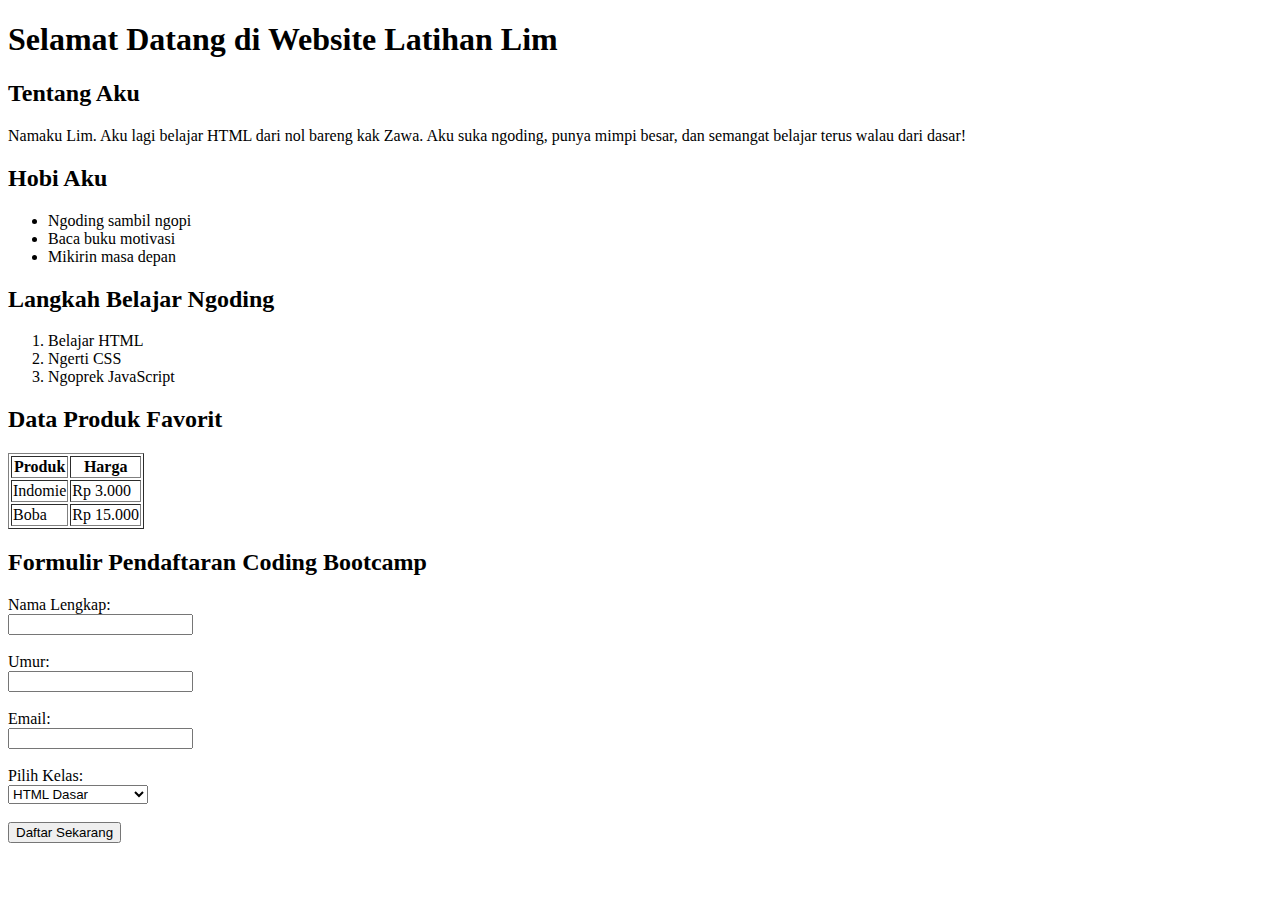
<file: HTML CSS JS/Day 1/latihan1.html>
<!DOCTYPE html>
<html>
<head>
  <title>Latihan HTML Dasar Bareng Kak Zawa</title>
</head>
<body>

  <h1>Selamat Datang di Website Latihan Lim</h1>

  <h2>Tentang Aku</h2>
  <p>Namaku Lim. Aku lagi belajar HTML dari nol bareng kak Zawa.  
  Aku suka ngoding, punya mimpi besar, dan semangat belajar terus walau dari dasar!</p>

  <h2>Hobi Aku</h2>
  <ul>
    <li>Ngoding sambil ngopi</li>
    <li>Baca buku motivasi</li>
    <li>Mikirin masa depan</li>
  </ul>

  <h2>Langkah Belajar Ngoding</h2>
  <ol>
    <li>Belajar HTML</li>
    <li>Ngerti CSS</li>
    <li>Ngoprek JavaScript</li>
  </ol>

  <h2>Data Produk Favorit</h2>
  <table border="1">
    <tr>
      <th>Produk</th>
      <th>Harga</th>
    </tr>
    <tr>
      <td>Indomie</td>
      <td>Rp 3.000</td>
    </tr>
    <tr>
      <td>Boba</td>
      <td>Rp 15.000</td>
    </tr>
  </table>

  <h2>Formulir Pendaftaran Coding Bootcamp</h2>
  <form>
    <label for="nama">Nama Lengkap:</label><br>
    <input type="text" id="nama" name="nama"><br><br>

    <label for="umur">Umur:</label><br>
    <input type="number" id="umur" name="umur"><br><br>

    <label for="email">Email:</label><br>
    <input type="email" id="email" name="email"><br><br>

    <label for="kelas">Pilih Kelas:</label><br>
    <select id="kelas" name="kelas">
      <option value="html">HTML Dasar</option>
      <option value="css">CSS Styling</option>
      <option value="js">JavaScript Interaktif</option>
    </select><br><br>

    <input type="submit" value="Daftar Sekarang">
  </form>

</body>
</html>
</file>
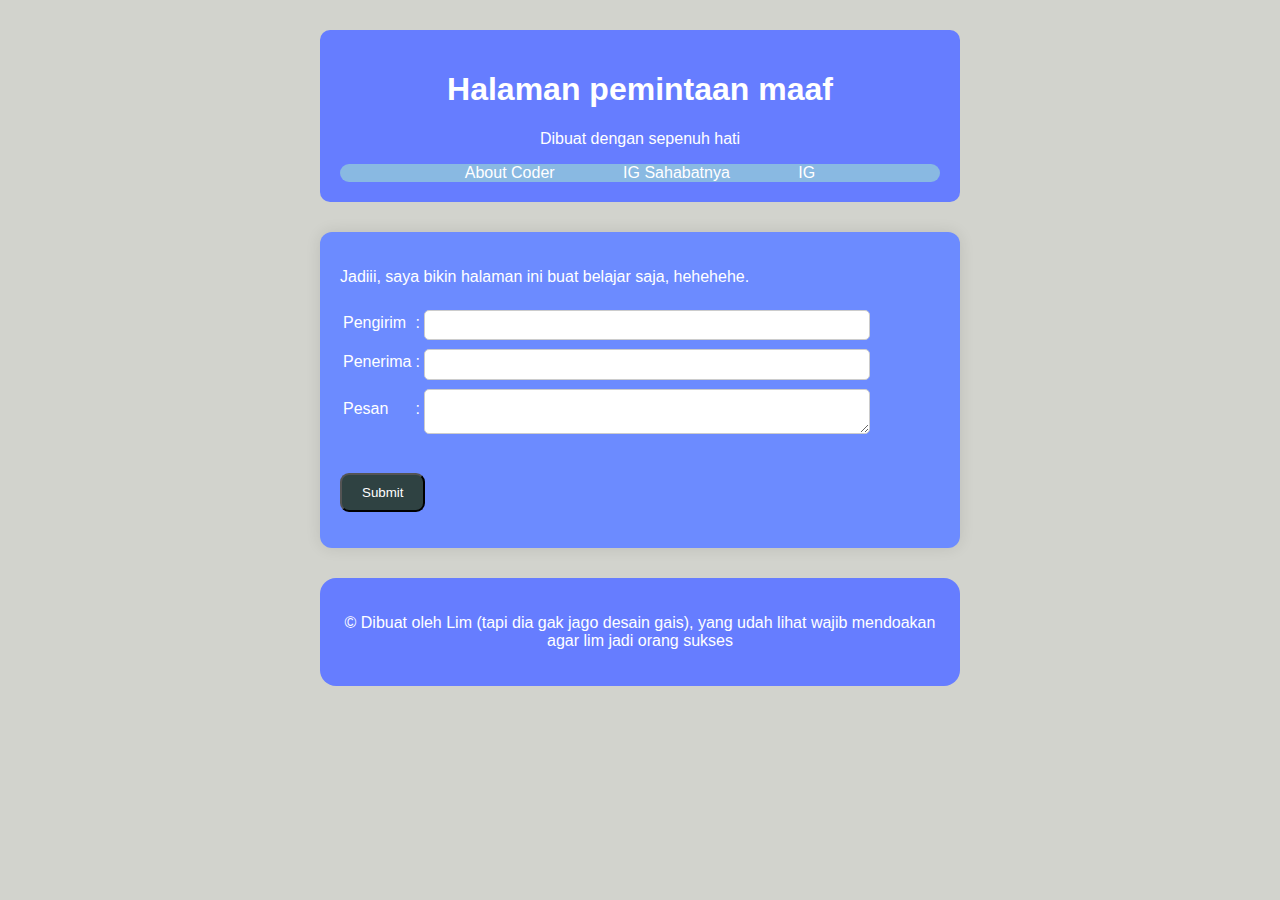
<file: HTML CSS JS/Day 2/kirim2.html>
<html lang="en">
<head>
  <meta charset="UTF-8">
  <meta name="viewport" content="width=device-width, initial-scale=1.0">
  <title>Gomenn</title>
  <style>
    body {
    font-family: 'Gill Sans', 'Gill Sans MT', Calibri, 'Trebuchet MS', sans-serif;
    background-color: rgb(210, 211, 205);
    color: white;
}
header {
    max-width: 600px;
    margin: 30px auto;   
    text-align: center;
    background-color: rgb(102, 125, 255);
    padding: 20px;
    border-radius: 10px;

}
nav {
    background-color: rgb(137, 185, 226);
    border-radius: 10px;
}
nav a{
    margin: 2em;
}
a{
    text-decoration: none;
    color: rgb(255, 255, 255);
}
a:visited {
    text-decoration: none;
    color: rgb(255, 255, 255);
}

main {
    max-width: 600px;
    margin: 30px auto;   
    background-color: #6c8bff; /* warna sesuai tema kamu */
    padding: 20px;
    border-radius: 12px;
    box-shadow: 0 0 15px rgba(0,0,0,0.1);
  }
  

input, textarea{
    width: 100%;
    padding: 0.5em 10em;
    margin-top: 5px;
    border: 1px solid #ccc;
    border-radius: 5px;
}
button{
    background-color: rgb(47, 66, 66);
    border-radius: 9px;
    padding: 10 20;
}

footer{
    max-width: 600px;
    margin: 30px auto;
    background-color: rgb(102, 125, 255);
    padding: 20px;
    text-align: center;
    border-radius: 1em;
}
  </style>
</head>
<body>
  <header>
    <h1>Halaman pemintaan maaf</h1>
    <p>Dibuat dengan sepenuh hati</p>
    <nav>
      <a href="">About Coder</a>
      <a href="https://www.instagram.com/piecofzaw/">IG Sahabatnya</a>
      <a href="https://instagram.com/lim.almadyuni">IG</a>
    </nav>
  </header>

  <main>
    <section>
      <!-- Cerita dikit -->
      <p>Jadiii, saya bikin halaman ini buat belajar saja, hehehehe.</p>
    </section>

    <section>
      <form action="">
        <table>
          <tr>
            <td> <label for="nama">Pengirim </label></td>
            <td>:</td>
            <td><input type="text" name="nama" id="nama"></td>
          </tr>
          <tr>
            <td><label for="penerima">Penerima</label></td>
            <td>:</td>
            <td><input type="text" name="penerima"></td>
          </tr>
          <tr>
            <td><label for="pesan">Pesan </label></td>
            <td>:</td>
            <td><textarea name="" id=""></textarea></td>
          </tr>
        </table>
        <br><br>
        <button><a href="https://wa.me/6283110014993">Submit</a></button>
      </form>
    </section>
  </main>
  
  <footer>
    <p>&copy; Dibuat oleh Lim (tapi dia gak jago desain gais), yang udah lihat wajib mendoakan agar lim jadi orang sukses</p>
  </footer>
</body>
</html>
</file>
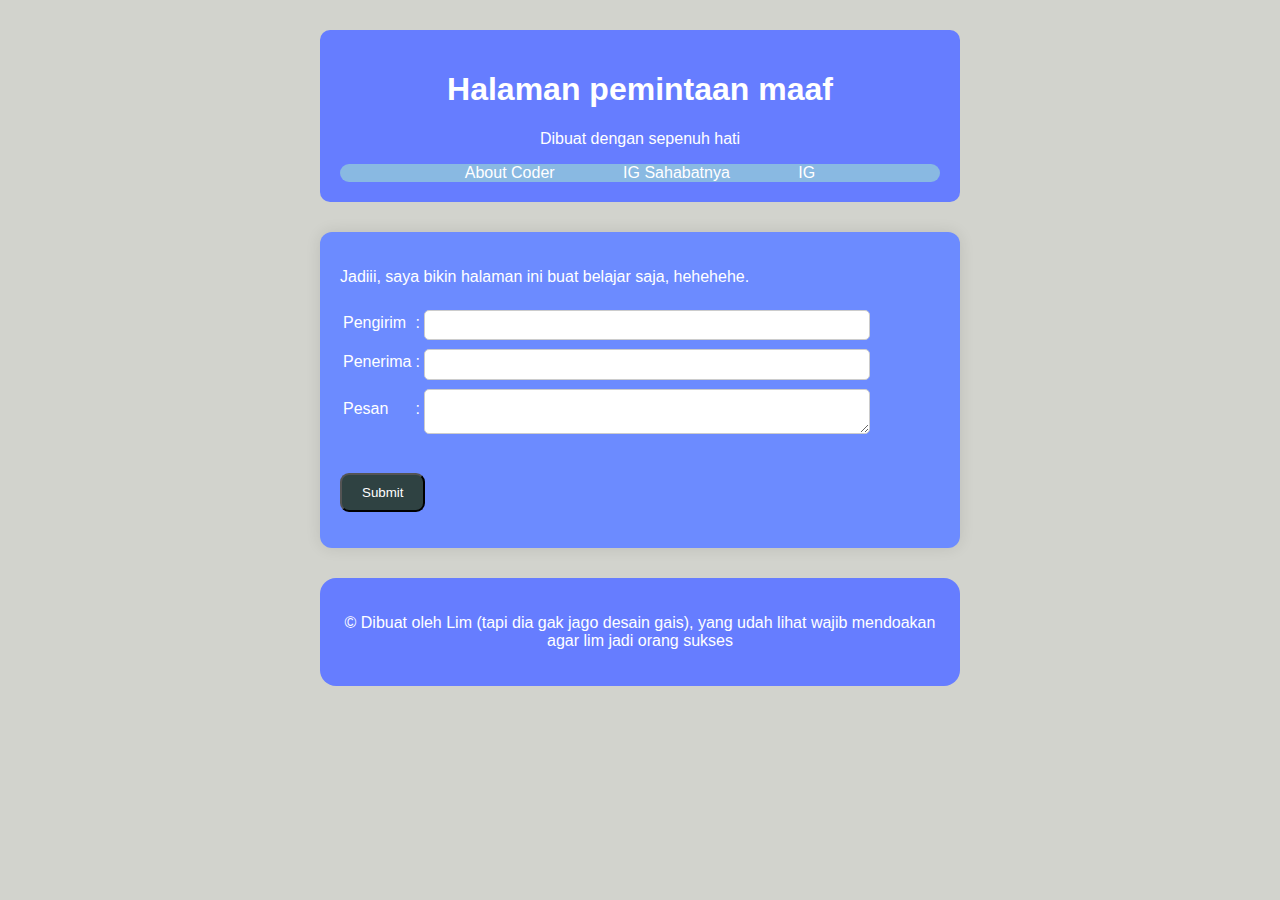
<file: HTML CSS JS/Day 2/latihan2.html>
<html lang="en">
<head>
  <meta charset="UTF-8">
  <meta name="viewport" content="width=device-width, initial-scale=1.0">
  <title>Gomenn</title>
  <link rel="stylesheet" href="latihan2.css">
  
</head>
<body>
  <header>
    <h1>Halaman pemintaan maaf</h1>
    <p>Dibuat dengan sepenuh hati</p>
    <nav>
      <a href="">About Coder</a>
      <a href="https://www.instagram.com/piecofzaw/">IG Sahabatnya</a>
      <a href="https://instagram.com/lim.almadyuni">IG</a>
    </nav>
  </header>

  <main>
    <section>
      <!-- Cerita dikit -->
      <p>Jadiii, saya bikin halaman ini buat belajar saja, hehehehe.</p>
    </section>

    <section>
      <form action="">
        <table>
          <tr>
            <td> <label for="nama">Pengirim </label></td>
            <td>:</td>
            <td><input type="text" name="nama" id="nama"></td>
          </tr>
          <tr>
            <td><label for="penerima">Penerima</label></td>
            <td>:</td>
            <td><input type="text" name="penerima"></td>
          </tr>
          <tr>
            <td><label for="pesan">Pesan </label></td>
            <td>:</td>
            <td><textarea name="" id=""></textarea></td>
          </tr>
        </table>
        <br><br>
        <button><a href="https://wa.me/6283110014993">Submit</a></button>
      </form>
    </section>
  </main>
  
  <footer>
    <p>&copy; Dibuat oleh Lim (tapi dia gak jago desain gais), yang udah lihat wajib mendoakan agar lim jadi orang sukses</p>
  </footer>
</body>
</html>
</file>
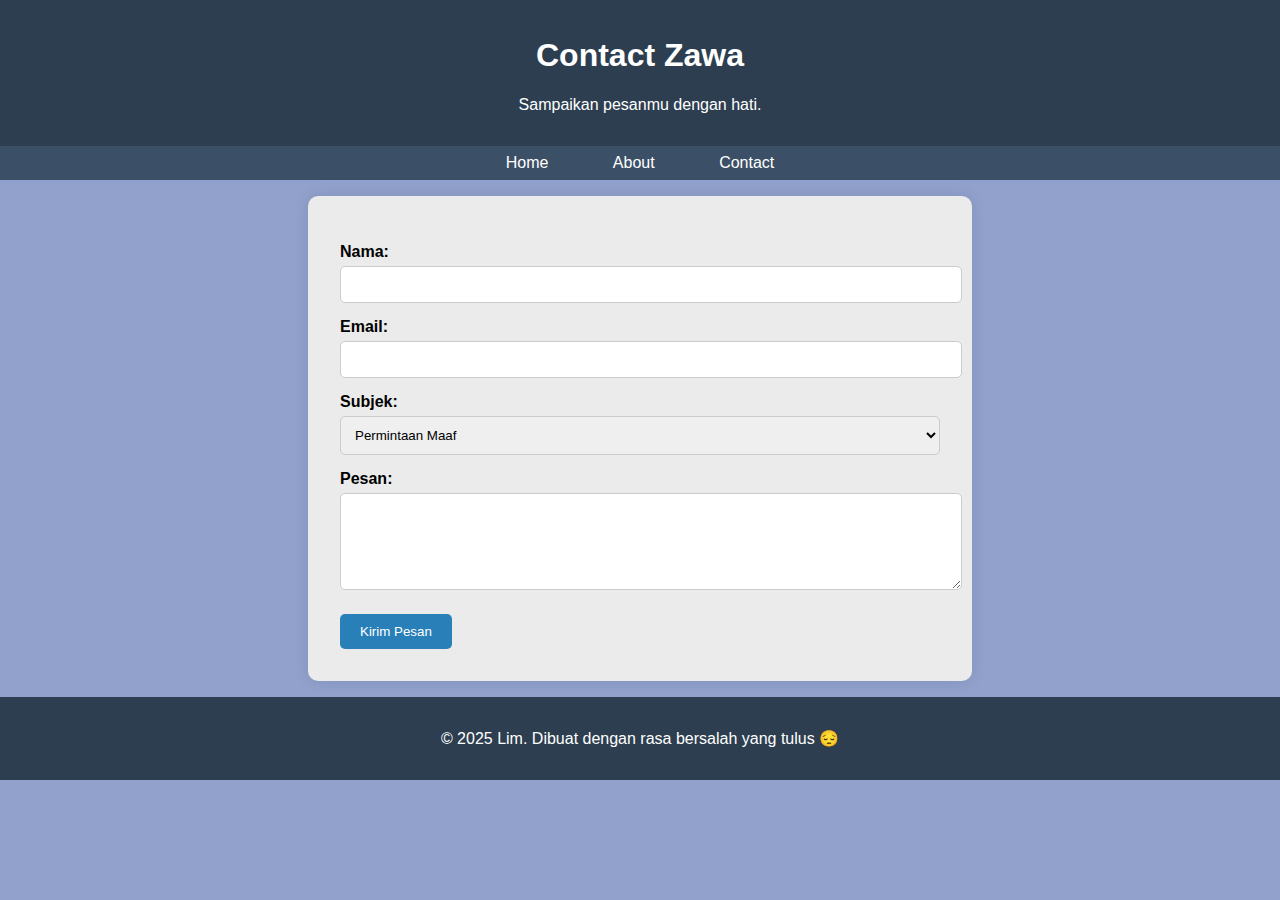
<file: HTML CSS JS/Day 2/target(gpt).html>
<!DOCTYPE html>
<html lang="en">
<head>
  <meta charset="UTF-8">
  <meta name="viewport" content="width=device-width, initial-scale=1.0">
  <title>Contact Zawa</title>

  <!-- Internal CSS -->
  <style>
    body {
      font-family: 'Segoe UI', sans-serif;
      background-color: #91a1cc;
      margin: 0;
      padding: 0;
    }

    header, footer {
      background-color: #2c3e50;
      color: white;
      text-align: center;
      padding: 1em;
    }

    nav {
      background-color: #3b5066;
      padding: 0.5em;
      text-align: center;
    }

    nav a {
      color: rgb(255, 255, 255);
      text-decoration: none;
      margin: 0 30px;
    }

    main {
      padding: 1em;
    }

    section {
      background-color: rgb(235, 235, 235);
      max-width: 600px;
      margin: auto;
      padding: 2em;
      border-radius: 10px;
      box-shadow: 0 0 15px rgba(0,0,0,0.1);
    }

    label {
      display: block;
      margin-top: 15px;
      font-weight: bold;
    }

    input, textarea, select {
      width: 100%;
      padding: 10px;
      margin-top: 5px;
      border: 1px solid #ccc;
      border-radius: 5px;
    }

    button {
      margin-top: 20px;
      padding: 10px 20px;
      background-color: #2980b9;
      color: white;
      border: none;
      border-radius: 5px;
      cursor: pointer;
    }

    button:hover {
      background-color: #3498db;
    }
  </style>
</head>
<body>

  <header>
    <h1>Contact Zawa</h1>
    <p>Sampaikan pesanmu dengan hati.</p>
  </header>

  <nav>
    <a href="#">Home</a>
    <a href="#">About</a>
    <a href="#">Contact</a>
  </nav>

  <main>
    <section>
      <form>
        <label for="nama">Nama:</label>
        <input type="text" id="nama" name="nama" required>

        <label for="email">Email:</label>
        <input type="email" id="email" name="email" required>

        <label for="subjek">Subjek:</label>
        <select id="subjek" name="subjek">
          <option value="maaf">Permintaan Maaf</option>
          <option value="personal">Pesan Pribadi</option>
          <option value="lainnya">Lainnya</option>
        </select>

        <label for="pesan">Pesan:</label>
        <textarea id="pesan" name="pesan" rows="5" required></textarea>

        <button type="submit">Kirim Pesan</button>
      </form>
    </section>
  </main>

  <footer>
    <p>&copy; 2025 Lim. Dibuat dengan rasa bersalah yang tulus 😔</p>
  </footer>

</body>
</html>
</file>
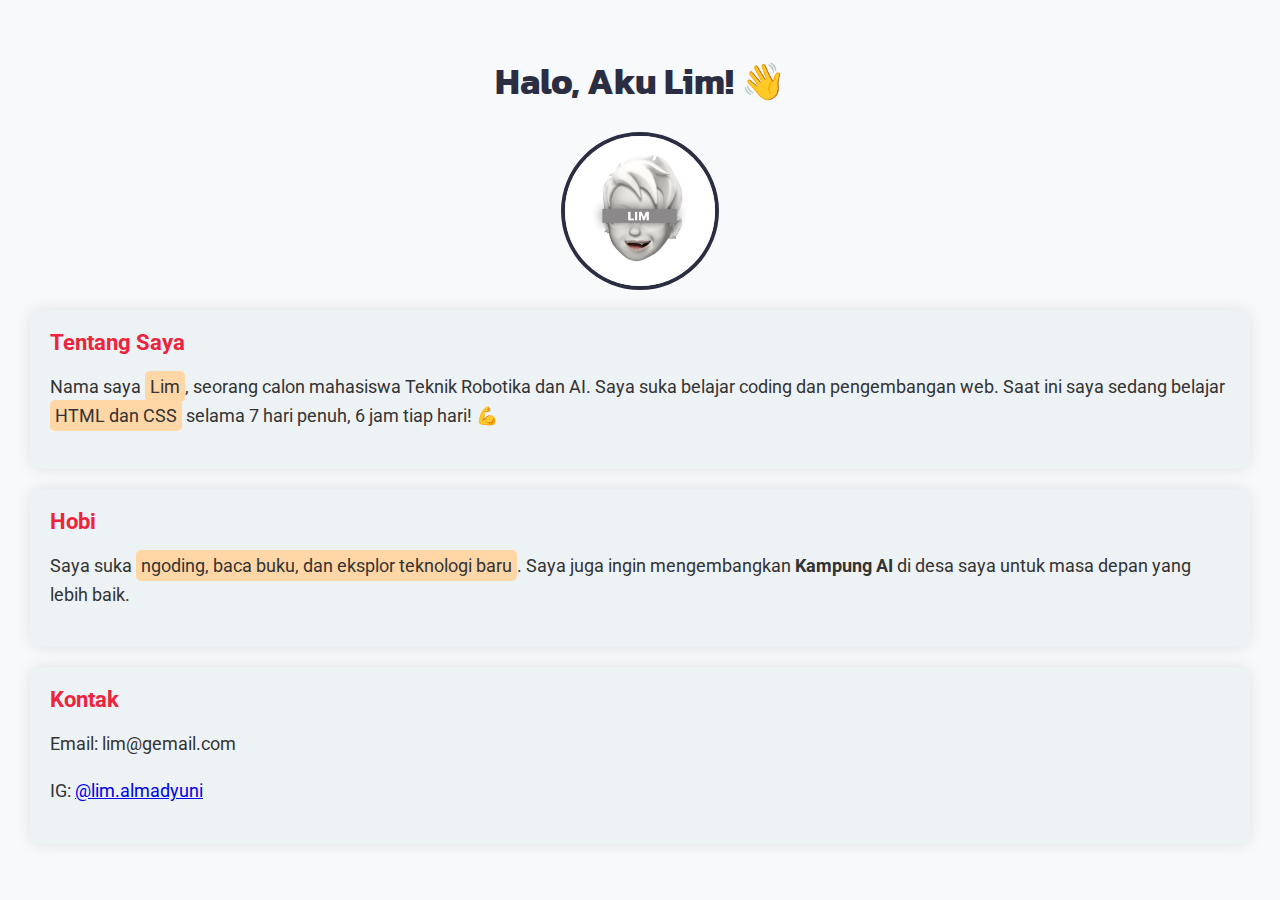
<file: HTML CSS JS/Day 3/target.html>
<!DOCTYPE html>
<html lang="id">
<head>
  <meta charset="UTF-8">
  <title>Tentang Lim</title>

  <!-- Google Fonts -->
  <link href="https://fonts.googleapis.com/css2?family=Kanit:wght@500&family=Roboto&display=swap" rel="stylesheet">

  <style>
    /* Tag selector */
    body {
      font-family: 'Roboto', sans-serif;
      background-color: #f8f9fa;
      color: #333;
      margin: 0;
      padding: 30px;
    }

    h1 {
      font-family: 'Kanit', sans-serif;
      font-size: 36px;
      color: #2b2d42;
      text-align: center;
    }

    p {
      font-size: 18px;
      line-height: 1.6;
    }

    /* Class selector */
    .kotak {
      background-color: #edf2f4;
      padding: 20px;
      border-radius: 10px;
      margin-bottom: 20px;
      box-shadow: 0 0 15px rgba(0,0,0,0.1);
    }

    .judul {
      color: #ef233c;
      font-size: 22px;
      font-weight: bold;
      margin-bottom: 10px;
    }

    /* ID selector */
    #foto {
      width: 150px;
      border-radius: 50%;
      border: 4px solid #2b2d42;
      display: block;
      margin: 0 auto 20px auto;
    }

    .highlight {
      background-color: #ffd6a5;
      padding: 5px;
      border-radius: 5px;
    }
  </style>
</head>

<body>

  <h1>Halo, Aku Lim! 👋</h1>

  <img id="foto" src="gambar.png" alt="Foto Lim">

  <div class="kotak">
    <div class="judul">Tentang Saya</div>
    <p>Nama saya <span class="highlight">Lim</span>, seorang calon mahasiswa Teknik Robotika dan AI. Saya suka belajar coding dan pengembangan web. 
    Saat ini saya sedang belajar <span class="highlight">HTML dan CSS</span> selama 7 hari penuh, 6 jam tiap hari! 💪</p>
  </div>

  <div class="kotak">
    <div class="judul">Hobi</div>
    <p>Saya suka <span class="highlight">ngoding, baca buku, dan eksplor teknologi baru</span>. Saya juga ingin mengembangkan <strong>Kampung AI</strong> di desa saya untuk masa depan yang lebih baik.</p>
  </div>

  <div class="kotak">
    <div class="judul">Kontak</div>
    <p>Email: lim@gemail.com</p>
    <p>IG: <a href="https://instagram.com/lim.almadyuni" target="_blank">@lim.almadyuni</a></p>
  </div>

</body>
</html>
</file>
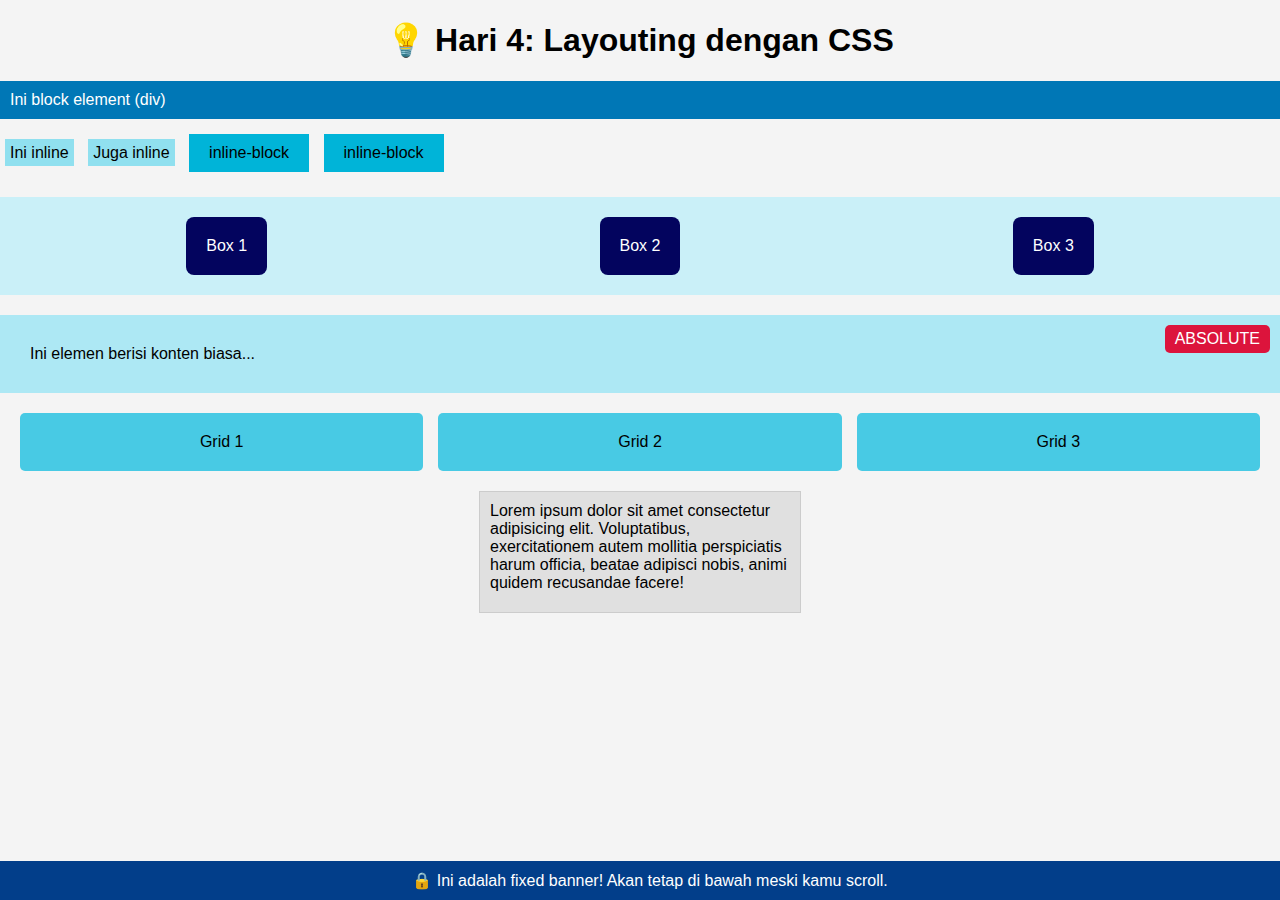
<file: HTML CSS JS/Day 4/indeks.html>
<!DOCTYPE html>
<html lang="id">
<head>
  <meta charset="UTF-8">
  <meta name="viewport" content="width=device-width, initial-scale=1.0">
  <title>Hari 4 - CSS Layouting</title>
  <link rel="stylesheet" href="style.css">
</head>
<body>

  <h1 style="text-align: center;">💡 Hari 4: Layouting dengan CSS</h1>

  <!-- Display block vs inline -->
  <div class="block">Ini block element (div)</div>
  <span class="inline">Ini inline</span>
  <span class="inline">Juga inline</span>
  <div class="inline-block">inline-block</div>
  <div class="inline-block">inline-block</div>

  <!-- Flexbox layout -->
  <div class="flex-container">
    <div class="flex-item">Box 1</div>
    <div class="flex-item">Box 2</div>
    <div class="flex-item">Box 3</div>
  </div>

  <!-- Positioning -->
  <div class="posisi-box">
    Ini elemen berisi konten biasa...
    <div class="absolute-child">ABSOLUTE</div>
  </div>

  <!-- Grid layout -->
  <div class="grid-container">
    <div class="grid-item">Grid 1</div>
    <div class="grid-item">Grid 2</div>
    <div class="grid-item">Grid 3</div>
  </div>

  <!-- Ukuran dan overflow -->
  <div class="overflow-box">
    Lorem ipsum dolor sit amet consectetur adipisicing elit. Voluptatibus, exercitationem autem mollitia perspiciatis harum officia, beatae adipisci nobis, animi quidem recusandae facere!
  </div>

  <!-- Fixed element -->
  <div class="fixed-banner">
    🔒 Ini adalah fixed banner! Akan tetap di bawah meski kamu scroll.
  </div>

</body>
</html>
</file>
<file: HTML CSS JS/Day 2/latihan2.css>
body {
    font-family: 'Gill Sans', 'Gill Sans MT', Calibri, 'Trebuchet MS', sans-serif;
    background-color: rgb(210, 211, 205);
    color: white;
}
header {
    max-width: 600px;
    margin: 30px auto;   
    text-align: center;
    background-color: rgb(102, 125, 255);
    padding: 20px;
    border-radius: 10px;

}
nav {
    background-color: rgb(137, 185, 226);
    border-radius: 10px;
}
nav a{
    margin: 2em;
}
a{
    text-decoration: none;
    color: rgb(255, 255, 255);
}
a:visited {
    text-decoration: none;
    color: rgb(255, 255, 255);
}

main {
    max-width: 600px;
    margin: 30px auto;   
    background-color: #6c8bff; /* warna sesuai tema kamu */
    padding: 20px;
    border-radius: 12px;
    box-shadow: 0 0 15px rgba(0,0,0,0.1);
  }
  

input, textarea{
    width: 100%;
    padding: 0.5em 10em;
    margin-top: 5px;
    border: 1px solid #ccc;
    border-radius: 5px;
}
button{
    background-color: rgb(47, 66, 66);
    border-radius: 9px;
    padding: 10 20;
}

footer{
    max-width: 600px;
    margin: 30px auto;
    background-color: rgb(102, 125, 255);
    padding: 20px;
    text-align: center;
    border-radius: 1em;
}
</file>
<file: HTML CSS JS/Day 4/style.css>
body {
  font-family: Arial, sans-serif;
  margin: 0;
  background-color: #f4f4f4;
}
/* ===== Display block & inline ===== */
.block {
  display: block;
  background: #0077b6;
  color: white;
  padding: 10px;
  margin: 10px 0;
}
.inline {
  display: inline;
  background: #90e0ef;
  padding: 5px;
  margin: 5px;
}
.inline-block {
  display: inline-block;
  background: #00b4d8;
  padding: 10px;
  margin: 5px;
  width: 100px;
  text-align: center;
}
/* ===== Flexbox ===== */
.flex-container {
  display: flex;
  justify-content: space-around;
  align-items: center;
  background: #caf0f8;
  padding: 20px;
  margin: 20px 0;
}
.flex-item {
  background: #03045e;
  color: white;
  padding: 20px;
  border-radius: 8px;
}
/* ===== Positioning ===== */
.posisi-box {
  position: relative;
  background: #ade8f4;
  padding: 30px;
  margin: 20px 0;
}
.absolute-child {
  position: absolute;
  top: 10px;
  right: 10px;
  background: crimson;
  color: white;
  padding: 5px 10px;
  border-radius: 5px;
}
.fixed-banner {
  position: fixed;
  bottom: 0;
  left: 0;
  width: 100%;
  background: #023e8a;
  color: white;
  text-align: center;
  padding: 10px;
  z-index: 99;
}
/* ===== Grid layout ===== */
.grid-container {
  display: grid;
  grid-template-columns: 1fr 1fr 1fr;
  gap: 15px;
  margin: 20px;
}
.grid-item {
  background: #48cae4;
  padding: 20px;
  text-align: center;
  border-radius: 5px;
}
/* ===== Ukuran & Overflow ===== */
.overflow-box {
  background: #e0e0e0;
  width: 300px;
  height: 100px;
  overflow: auto;
  padding: 10px;
  margin: 20px auto;
  border: 1px solid #ccc;
}
</file>
